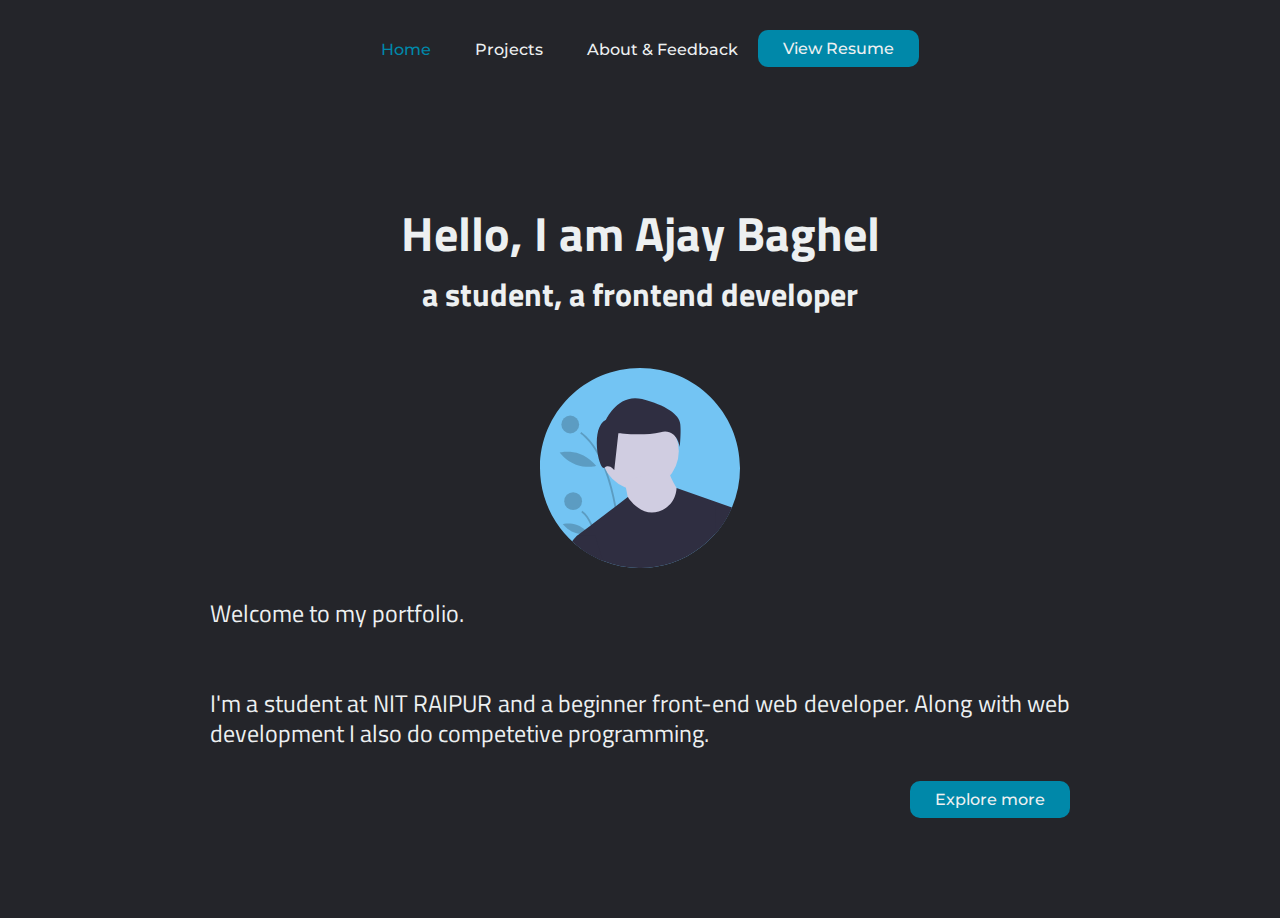
<file: index.html>
<!DOCTYPE html>
<html lang="en">

<head>
    <meta charset="UTF-8">
    <meta http-equiv="X-UA-Compatible" content="IE=edge">
    <meta name="viewport" content="width=device-width, initial-scale=1.0">
    <title>Home</title>
    <link rel="stylesheet" href="style.css">
    <link rel="stylesheet" href="https://cdnjs.cloudflare.com/ajax/libs/font-awesome/6.0.0-beta2/css/all.min.css"
        integrity="sha512-YWzhKL2whUzgiheMoBFwW8CKV4qpHQAEuvilg9FAn5VJUDwKZZxkJNuGM4XkWuk94WCrrwslk8yWNGmY1EduTA=="
        crossorigin="anonymous" referrerpolicy="no-referrer" />
</head>

<body>
    <header>
        <nav>
            <ul class="nav_links">
                <li><a href="index.html" class="active">Home</a></li>
                <li><a href="project.html">Projects</a></li>
                <li><a href="about.html">About & Feedback</a></li>
            </ul>
        </nav>
        <a class='cta' href="resume.pdf" target="_blank"><button class="btn">View Resume</button> </a>


    </header>
    <main>
        <div class="main__container">
            <div class="main__content">
                <h1>Hello, I am Ajay Baghel</h1>
                <h2>a student, a frontend developer</h2>
                <section class="avatar"><img src="images/undraw_male_avatar_323b.svg" alt="avatar">
                </section>
                <section class="info">
                    <p>Welcome to my portfolio.</p>
                    <p>
                        I'm a student at NIT RAIPUR and a beginner front-end web developer. Along with web development I
                        also do competetive programming.

                    </p>
                    <div class="explore"><a href="project.html"><button class="btn">Explore more</button></a>
                    </div>
                </section>
            </div>
        </div>
    </main>
</body>

</html>
</file>
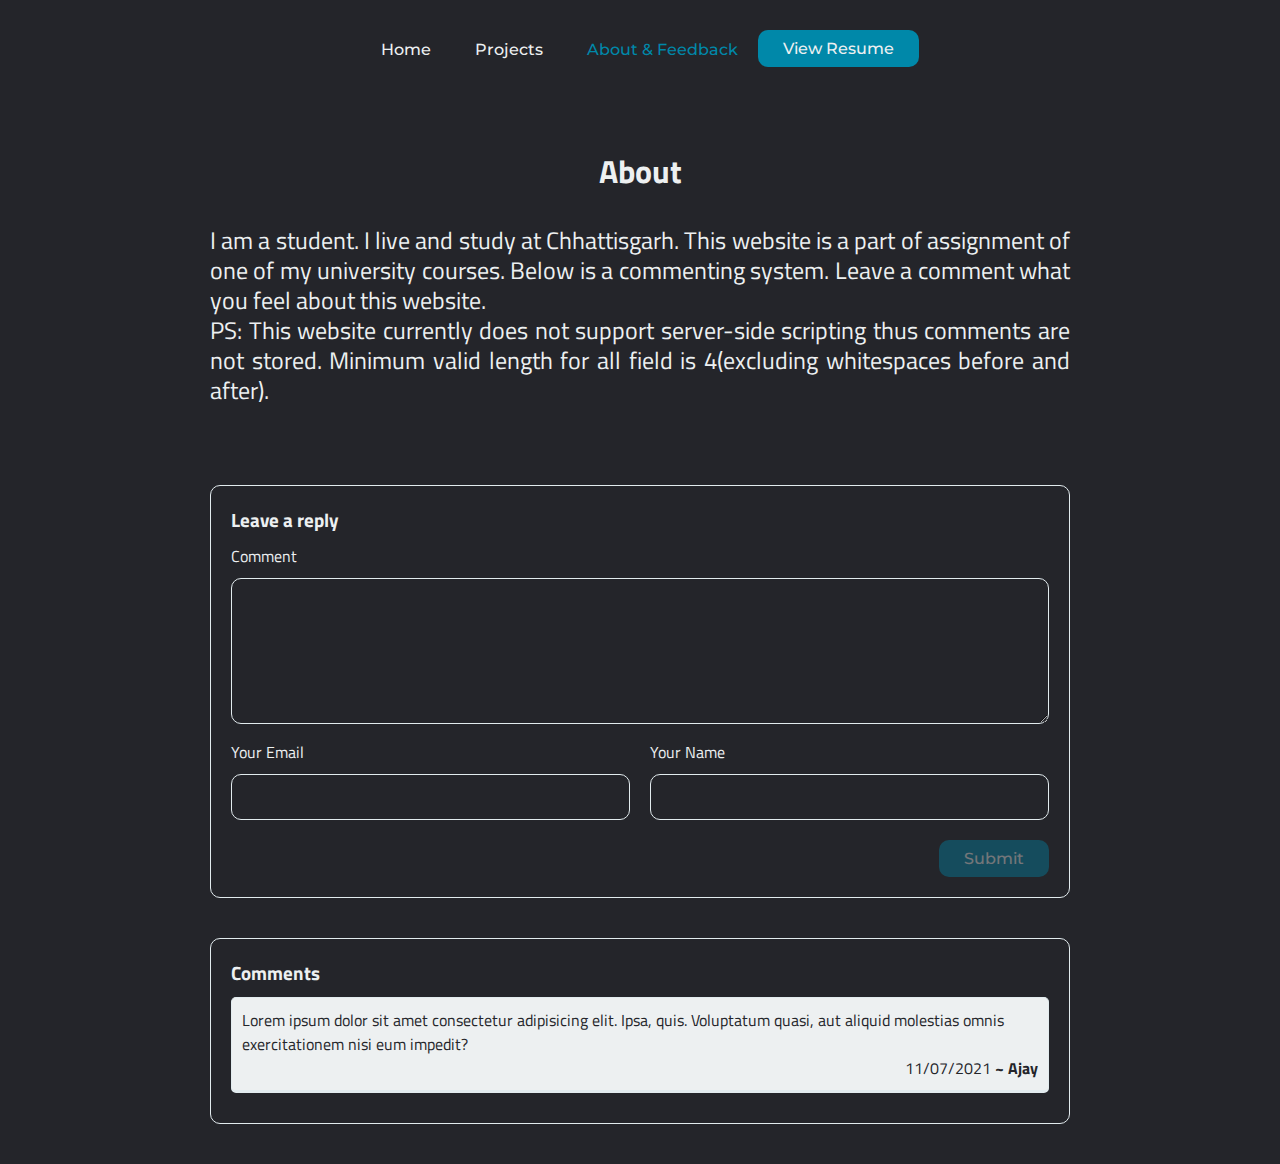
<file: about.html>
<!DOCTYPE html>
<html lang="en">

<head>
    <meta charset="UTF-8">
    <meta http-equiv="X-UA-Compatible" content="IE=edge">
    <meta name="viewport" content="width=device-width, initial-scale=1.0">
    <title>About & Feedback</title>
    <link rel="stylesheet" href="style.css">
    <link rel="stylesheet" href="https://cdnjs.cloudflare.com/ajax/libs/font-awesome/6.0.0-beta2/css/all.min.css"
        integrity="sha512-YWzhKL2whUzgiheMoBFwW8CKV4qpHQAEuvilg9FAn5VJUDwKZZxkJNuGM4XkWuk94WCrrwslk8yWNGmY1EduTA=="
        crossorigin="anonymous" referrerpolicy="no-referrer" />

</head>

<body>
    <header>
        <nav>
            <ul class="nav_links">
                <li><a href="index.html">Home</a></li>
                <li><a href="project.html">Projects</a></li>
                <li><a href="about.html" class="active">About & Feedback</a></li>
            </ul>
        </nav>
        <a class='cta' href="resume.pdf" target="_blank"><button class="btn">View Resume</button> </a>
    </header>
    <main>
        <div class="main__content">
            <h2>About</h2>
            <p>I am a student. I live and study at Chhattisgarh. This website is a part of assignment of one of my
                university
                courses. Below is a commenting system. Leave a comment what you feel about this website.<br>

                PS: This website currently does not support server-side scripting thus comments are not stored.
                Minimum
                valid length for all field is 4(excluding whitespaces before and after).
            </p>
        </div>
        <div class="wrapper">
            <div id="comments">
                <h3>Leave a reply</h3>
                <div class="create_comment">
                    <div class="line1">
                        <label for="comment_input" class="label">Comment</label>
                        <textarea name="" id="comment_input" rows="6" class="input"></textarea>
                    </div>
                    <div class="line2">
                        <div>
                            <label for="email_input" class="label">Your Email</label>
                            <input type="email" name="email" id="email_input" class="input">
                        </div>
                        <div>
                            <label for="name" class="label">Your Name</label>
                            <input type="text" id=name_input class="input">
                        </div>
                    </div>
                    <div class="footer">
                        <button id="submit" class="btn" disabled="true">Submit</button>
                    </div>
                </div>
                <div class="display_comment"></div>
            </div>
            <div id="comments_output">
                <h3>Comments</h3>
                <div class="comment">
                    <div class="c_comment">
                        <p>Lorem ipsum dolor sit amet consectetur adipisicing elit. Ipsa, quis. Voluptatum quasi, aut
                            aliquid molestias omnis exercitationem nisi eum impedit?</p>

                    </div>
                    <div class="meta">
                        <div class="nameanddate">11/07/2021 <span class="author">~ Ajay</span></div>
                    </div>
                </div>

            </div>
        </div>
    </main>
    <script type="text/javascript" src="script.js"></script>

</body>

</html>
</file>
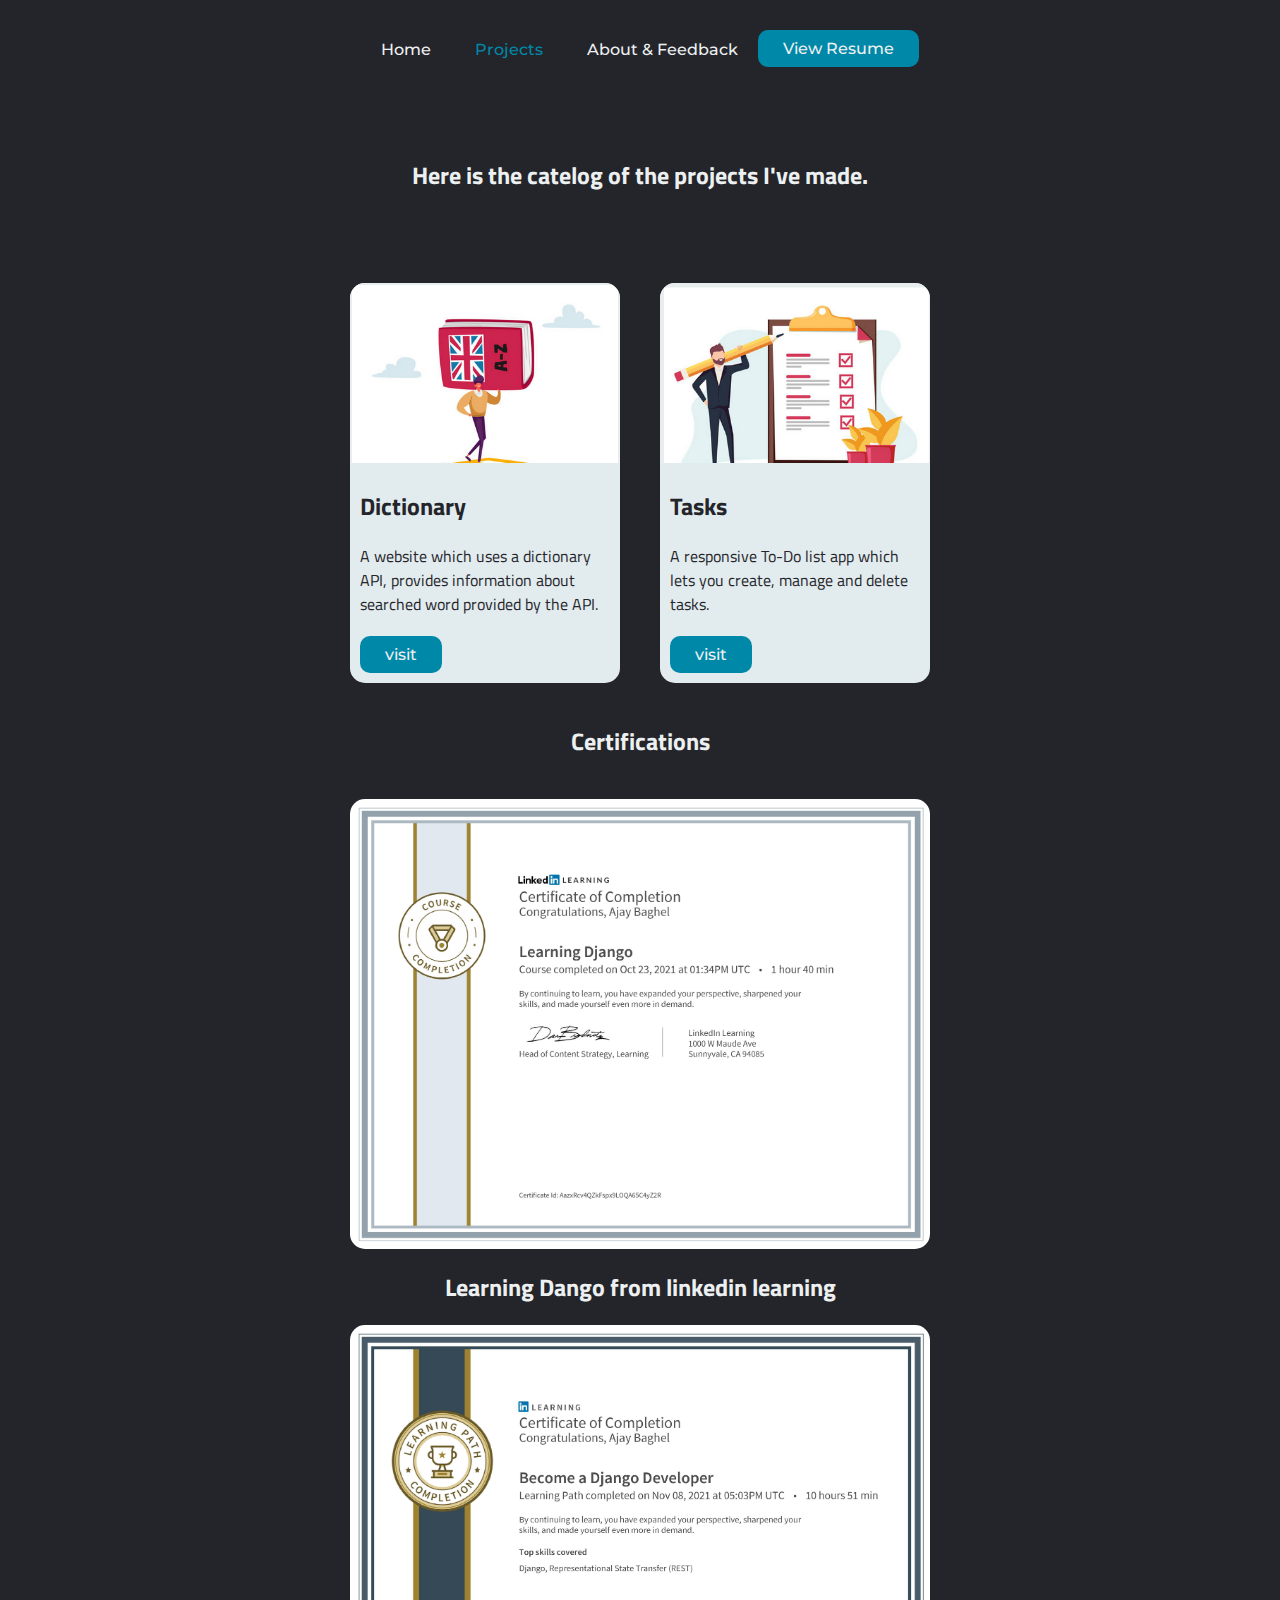
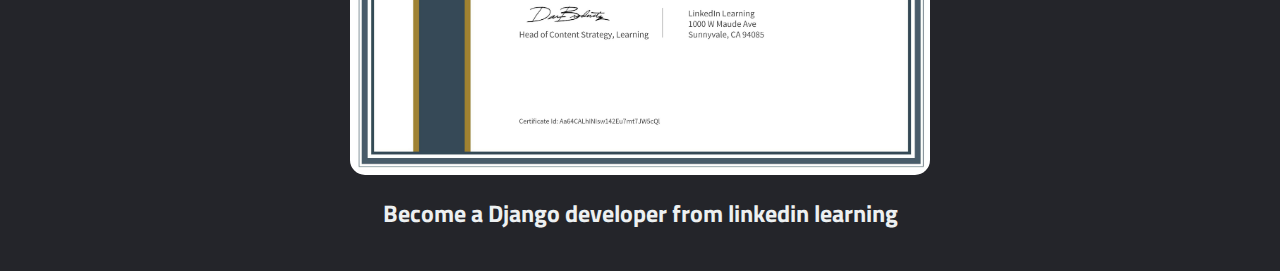
<file: project.html>
<!DOCTYPE html>
<html lang="en">

<head>
    <meta charset="UTF-8">
    <meta http-equiv="X-UA-Compatible" content="IE=edge">
    <meta name="viewport" content="width=device-width, initial-scale=1.0">
    <title>Projects & Certification</title>
    <link rel="stylesheet" href="style.css">
    <link rel="stylesheet" href="https://cdnjs.cloudflare.com/ajax/libs/font-awesome/6.0.0-beta2/css/all.min.css"
        integrity="sha512-YWzhKL2whUzgiheMoBFwW8CKV4qpHQAEuvilg9FAn5VJUDwKZZxkJNuGM4XkWuk94WCrrwslk8yWNGmY1EduTA=="
        crossorigin="anonymous" referrerpolicy="no-referrer" />
</head>

<body>
    <header>
        <nav>
            <ul class="nav_links">
                <li><a href="index.html">Home</a></li>
                <li><a href="project.html" class="active">Projects</a></li>
                <li><a href="about.html">About & Feedback</a></li>
            </ul>
        </nav>
        <a class='cta' href="resume.pdf" target="_blank"><button class="btn">View Resume</button> </a>
    </header>
    <main class="project">
        <h2 class="text">Here is the catelog of the projects I've made.</h2>
        <section class="container">
            <div class="card">
                <div class="card-image dict"></div>
                <h2 class="card-title">Dictionary</h2>
                <p class="card-text"> A website which uses a dictionary API, provides information about searched word
                    provided by the API.
                </p>
                <a href="http://ajay-baghel.github.io" target="_blank" class="button"><button
                        class="btn">visit</button></a>
            </div>
            <div class="card">
                <div class="card-image task"></div>
                <h2 class="card-title">Tasks</h2>
                <p class="card-text"> A responsive To-Do list app which lets you create, manage and delete tasks.
                </p>
                <a href="https://codepen.io/ajay-baghel/pen/vYmZmzM" target="_blank" class="button"><button
                        class="btn">visit</button></a>
            </div>

        </section>
        <h2 class="text">Certifications</h2>
        <a href="images/cert.jpg">
            <div class="certificate card"></div>
        </a>
        <h2>Learning Dango from linkedin learning</h2>
        <a href="images/cert1.jpg">
            <div class="certificate1 card"></div>
        </a>
        <h2>Become a Django developer from linkedin learning</h2>
    </main>
</body>

</html>
</file>
<file: style.css>
@import url("https://fonts.googleapis.com/css2?family=Montserrat:wght@400;500&display=swap");
@import url("https://fonts.googleapis.com/css2?family=Titillium+Web&display=swap");
* {
    box-sizing: border-box;
    margin: 0;
    padding: 0;
    background-color: #24252a;
    color: #edf0f1;
    font-family: "Titillium web", sans-serif;
}

.nav_links li,
.nav_links a,
button {
    font-family: "Montserrat", sans-serif;
    font-weight: 500;
    font-size: 16px;
    color: #edf0f1;
    text-decoration: none;
}
header {
    display: flex;
    justify-content: center;
    align-items: center;
    padding: 30px 10%;
    background-color: #24252a;
}

.nav_links {
    list-style: none;
}
.nav_links li {
    display: inline-block;
    padding: 0px 20px;
}

.nav_links li a {
    transition: all 0.3s ease 0s;
}

.nav_links li a:hover {
    color: #0088a9;
}

.nav_links li .active {
    color: #0088a9;
}

.btn,
.btn1 {
    padding: 9px 25px;
    background-color: rgba(0, 136, 169, 1);
    border: none;
    border-radius: 10px;
    transition: all 0.3s ease 0s;
    cursor: pointer;
}

.btn:hover {
    background-color: rgba(0, 136, 169, 0.8);
}

.avatar {
    padding-top: 50px;
    display: flex;
    align-items: center;
    justify-content: center;
}

.avatar img {
    height: 200px;
    margin: auto;
}

.main__container {
    background-color: #24252a;
    color: #edf0f1;
    display: flex;
    justify-content: center;
    align-items: center;
    padding: 50px 50px;
    font-family: "Titillium Web", sans-serif;
}

.main__content h1 {
    text-align: center;
    font-size: 3rem;
}
.main__content h2 {
    font-size: 2rem;
    text-align: center;
}

.main__content {
    margin: 50px auto;
    font-size: 1.5rem;
    max-width: 860px;
}

.main__content p {
    line-height: 30px;
    padding: 30px 0;
    text-align: justify;
}

.explore {
    text-align: right;
}

.text {
    margin: 20px;
    text-align: center;
}
.project {
    display: flex;
    flex-direction: column;
    justify-content: center;
    align-items: center;
    margin: 20px;
    padding: 20px;
}

.container {
    display: flex;
    margin-top: 50px;
    flex-wrap: wrap;
    justify-content: center;
    align-items: center;
}

.card {
    display: flex;
    flex-direction: column;
    background: #e2ebee;
    width: 270px;
    height: 400px;
    margin: 20px;
    border-radius: 15px;
    transition: all 0.5s ease;
}

.card-image {
    border-radius: 15px 15px 0 0;
    background-color: aqua;
    height: 200px;
    margin-bottom: 15px;
}

.dict {
    background-image: url(images/Dictionary.png);
    background-size: cover;
}

.task {
    background-image: url(images/tasks.png);
    background-size: cover;
}

.card {
    flex: 1 1 auto;
}

.card-title,
.card-text,
.button {
    background-color: #e2ebee;
    color: #24252a;
    margin: 10px;
}

.button {
    display: block;
}

.card:hover {
    transform: scale(1.08);
    transition: all 0.5s ease;
}

.certificate {
    width: 580px;
    height: 450px;
    background-image: url(images/cert.jpg);
    background-size: cover;
    cursor: pointer;
}
.certificate1 {
    width: 580px;
    height: 450px;
    background-image: url(images/cert1.jpg);
    background-size: cover;
    cursor: pointer;
}
.wrapper {
    margin: 40px auto;
    width: 90%;
    max-width: 860px;
    display: flex;
    flex-direction: column;
    flex: 1 1 auto;
}

#comments {
    border: 1px solid #e2ebee;
    border-radius: 10px;
    padding: 20px;
}

.create_comment {
    width: 100%;
}

.label {
    display: block;
    margin: 10px 0;
}
.input {
    border: 1px solid #e2ebee;

    width: 100%;
    padding: 12px 16px;
    border-radius: 10px;
}

.line2 {
    display: grid;
    grid-template-columns: 1fr 1fr;
    grid-column-gap: 20px;
}

.footer {
    text-align: right;
    margin-top: 20px;
}
#submit {
    opacity: 0.4;
    cursor: not-allowed;
}

.submit_enabled {
    opacity: 1 !important;
    cursor: pointer !important;
}

#comments_output {
    margin-top: 40px;
    border: 1px solid #e2ebee;
    border-radius: 10px;
    padding: 20px;
}

.comment {
    background-color: #edf0f1;
    color: #24252a;
    border: 1px solid #e2ebee;
    border-bottom: 3px solid #e2ebee;
    border-radius: 5px;
    margin: 10px 0;
    padding: 10px;
}
.meta {
    text-align: right;
}
.c_comment p,
.meta div,
.meta span {
    background-color: #edf0f1;
    color: #24252a;
}
.meta span {
    font-weight: bold;
}
</file>
